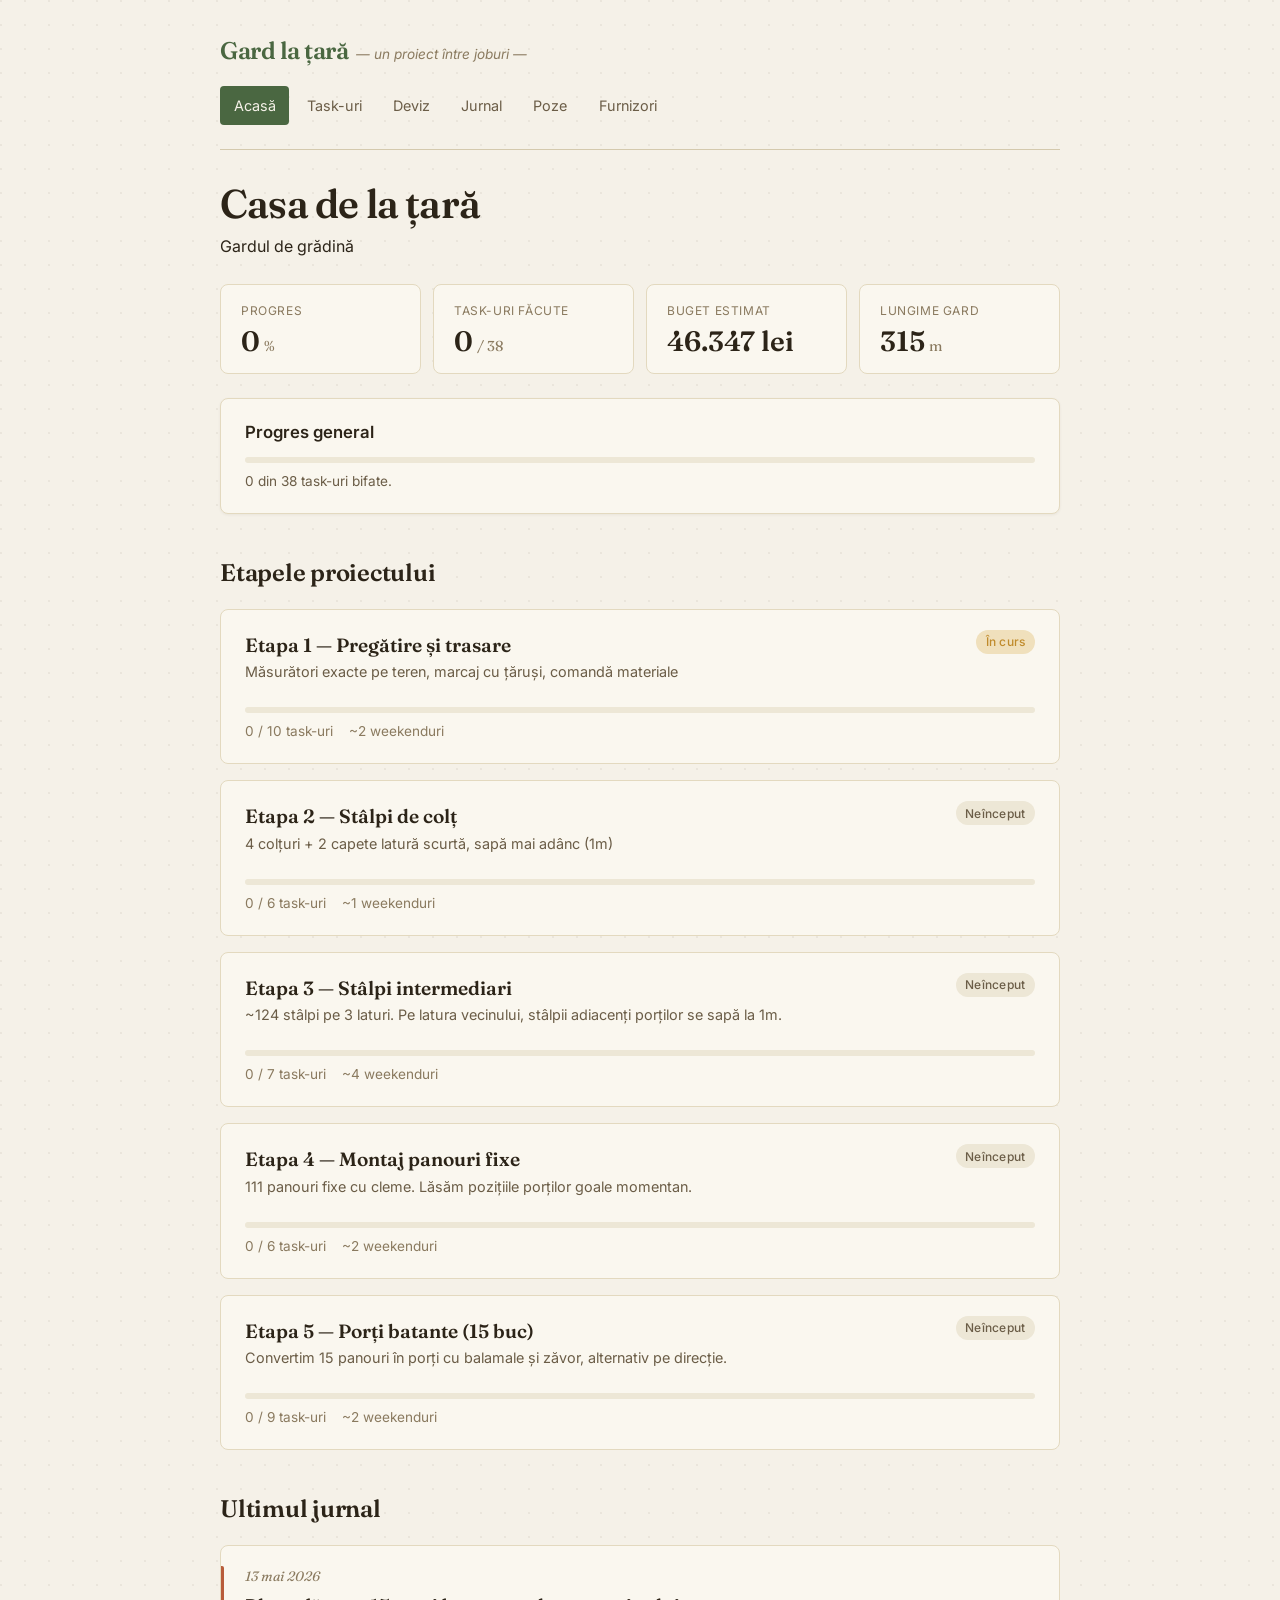
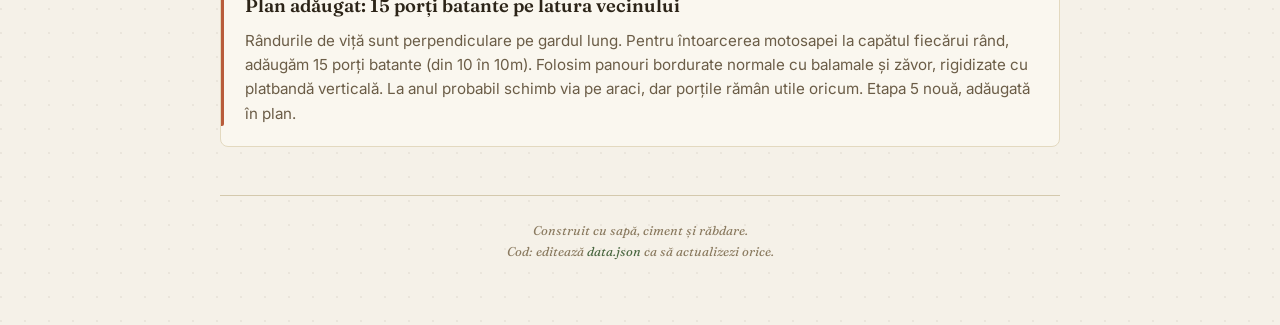
<file: index.html>
<!DOCTYPE html>
<html lang="ro">
<head>
  <meta charset="UTF-8">
  <meta name="viewport" content="width=device-width, initial-scale=1.0">
  <title>Gard la țară</title>
  <link rel="preconnect" href="https://fonts.googleapis.com">
  <link rel="preconnect" href="https://fonts.gstatic.com" crossorigin>
  <link href="https://fonts.googleapis.com/css2?family=Fraunces:ital,opsz,wght@0,9..144,400;0,9..144,500;0,9..144,600;1,9..144,400;1,9..144,500&family=Inter:wght@400;500;600&family=JetBrains+Mono:wght@400&display=swap" rel="stylesheet">
  <link rel="stylesheet" href="style.css">
</head>
<body>
  <div class="container">
    <div id="header"></div>

    <h1>Casa de la țară</h1>
    Gardul de grădină

    <div id="stats" class="stats"></div>

    <div class="card">
      <h3>Progres general</h3>
      <div class="progress"><div class="progress-fill" id="progress-bar" style="width: 0%"></div></div>
      <p style="font-size: 0.85rem; color: var(--text-muted);" id="progress-text">—</p>
    </div>

    <h2>Etapele proiectului</h2>
    <div id="etape"></div>

    <h2>Ultimul jurnal</h2>
    <div id="ultim-jurnal"></div>

    <div id="footer"></div>
  </div>

  <script src="script.js"></script>
  <script>
    (async () => {
      document.getElementById('header').innerHTML = headerHTML('index');
      document.getElementById('footer').innerHTML = footerHTML();

      try {
        const data = await loadData();
        const stats = totalTaskuri(data.etape);
        const bugetTotal = totalDeviz(data.deviz);

        document.getElementById('stats').innerHTML = `
          <div class="stat">
            <div class="stat-label">Progres</div>
            <div class="stat-value">${stats.procent}<span class="unit">%</span></div>
          </div>
          <div class="stat">
            <div class="stat-label">Task-uri făcute</div>
            <div class="stat-value">${stats.facute}<span class="unit">/ ${stats.total}</span></div>
          </div>
          <div class="stat">
            <div class="stat-label">Buget estimat</div>
            <div class="stat-value">${formatLei(bugetTotal)}</div>
          </div>
          <div class="stat">
            <div class="stat-label">Lungime gard</div>
            <div class="stat-value">315<span class="unit">m</span></div>
          </div>
        `;

        document.getElementById('progress-bar').style.width = stats.procent + '%';
        document.getElementById('progress-text').textContent =
          `${stats.facute} din ${stats.total} task-uri bifate.`;

        document.getElementById('etape').innerHTML = data.etape.map(et => {
          const taskuriFacute = et.taskuri.filter(t => t.facut).length;
          const pct = et.taskuri.length ? Math.round(taskuriFacute / et.taskuri.length * 100) : 0;
          return `
            <div class="etapa">
              <div class="etapa-header">
                <div>
                  <div class="etapa-title">Etapa ${et.id} — ${et.nume}</div>
                  <div class="etapa-desc">${et.descriere}</div>
                </div>
                ${statusBadge(et.status)}
              </div>
              <div class="progress"><div class="progress-fill" style="width: ${pct}%"></div></div>
              <div class="etapa-meta">
                <span>${taskuriFacute} / ${et.taskuri.length} task-uri</span>
                <span>~${et.weekenduri_estimate} weekenduri</span>
              </div>
            </div>
          `;
        }).join('');

        if (data.jurnal.length) {
          const ultim = data.jurnal[data.jurnal.length - 1];
          document.getElementById('ultim-jurnal').innerHTML = `
            <div class="jurnal-entry">
              <div class="jurnal-date">${formatDate(ultim.data)}</div>
              <div class="jurnal-title">${ultim.titlu}</div>
              <div class="jurnal-text">${ultim.text}</div>
            </div>
          `;
        } else {
          document.getElementById('ultim-jurnal').innerHTML =
            '<div class="empty-state">Niciun jurnal încă. Adaugă unul în data.json.</div>';
        }
      } catch (err) {
        document.querySelector('.container').innerHTML += `
          <div class="info-banner">Nu am putut încărca datele: ${err.message}</div>
        `;
      }
    })();
  </script>
</body>
</html>
</file>
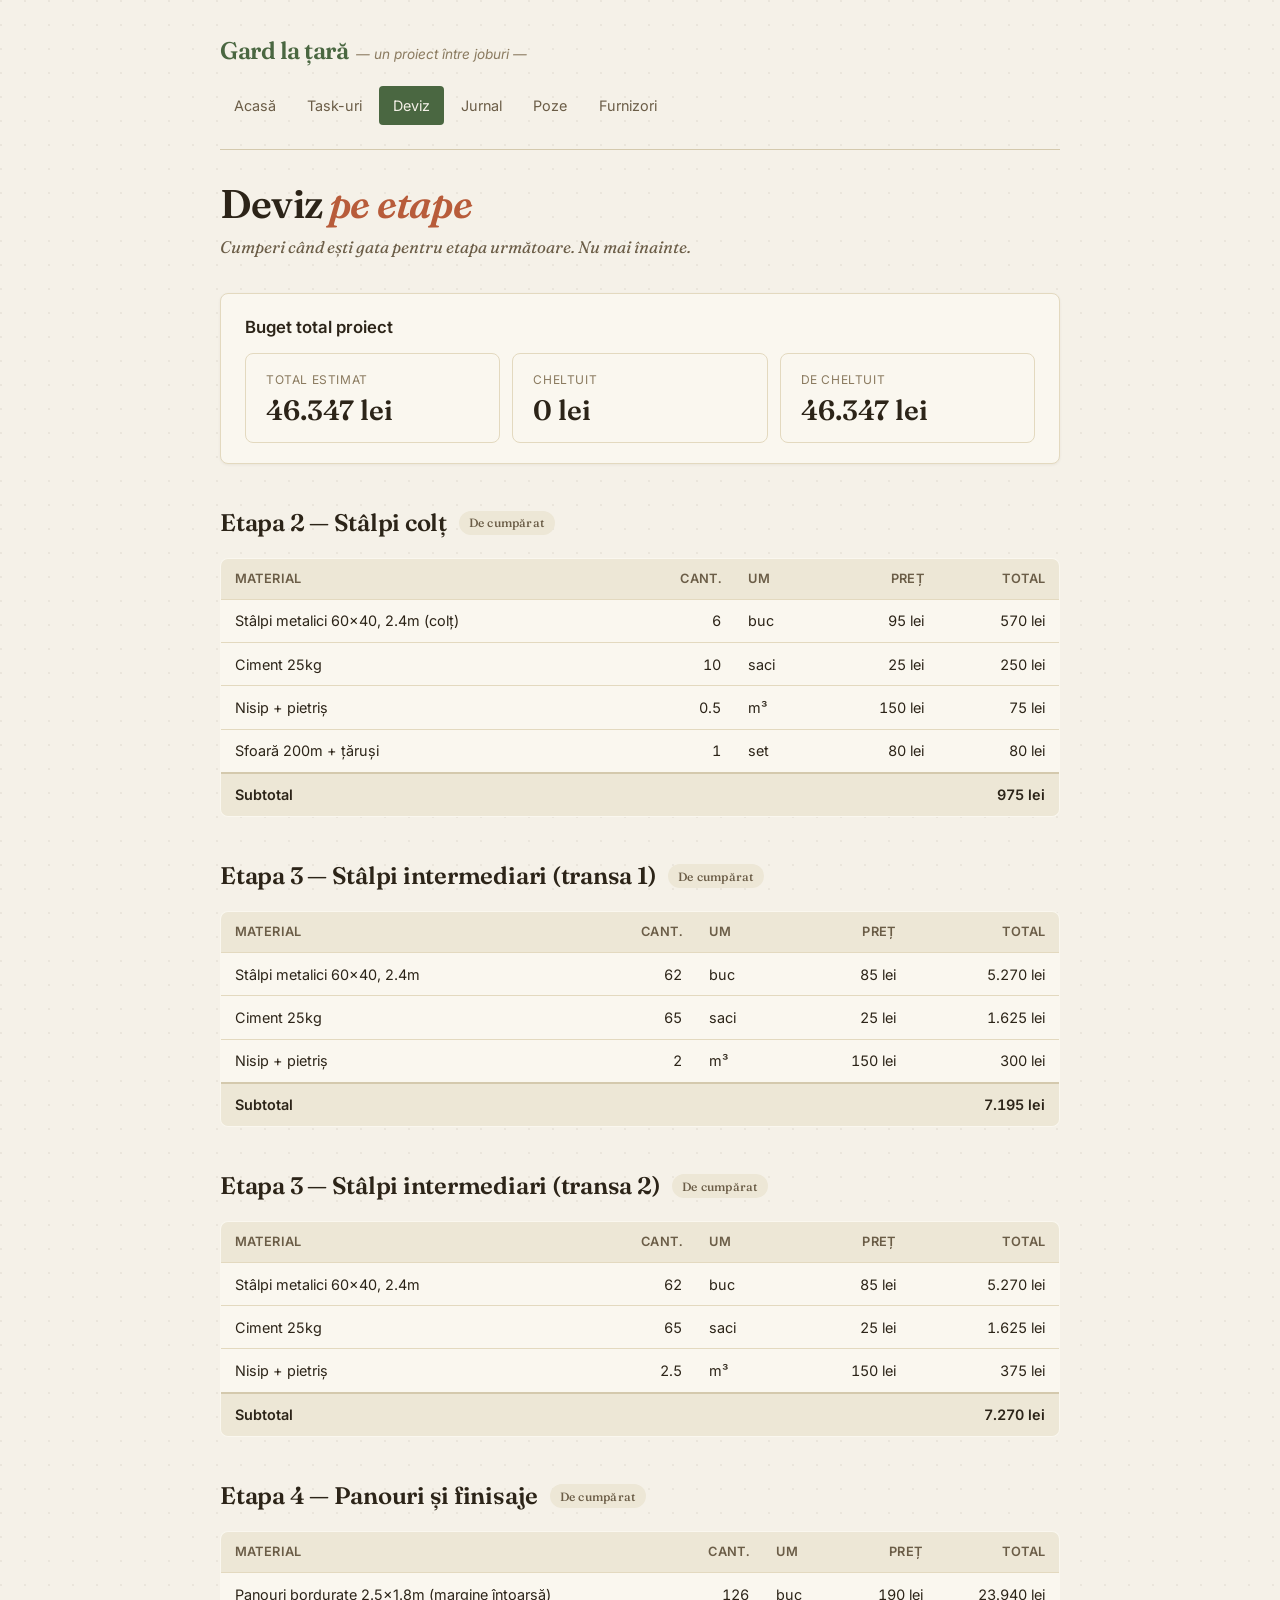
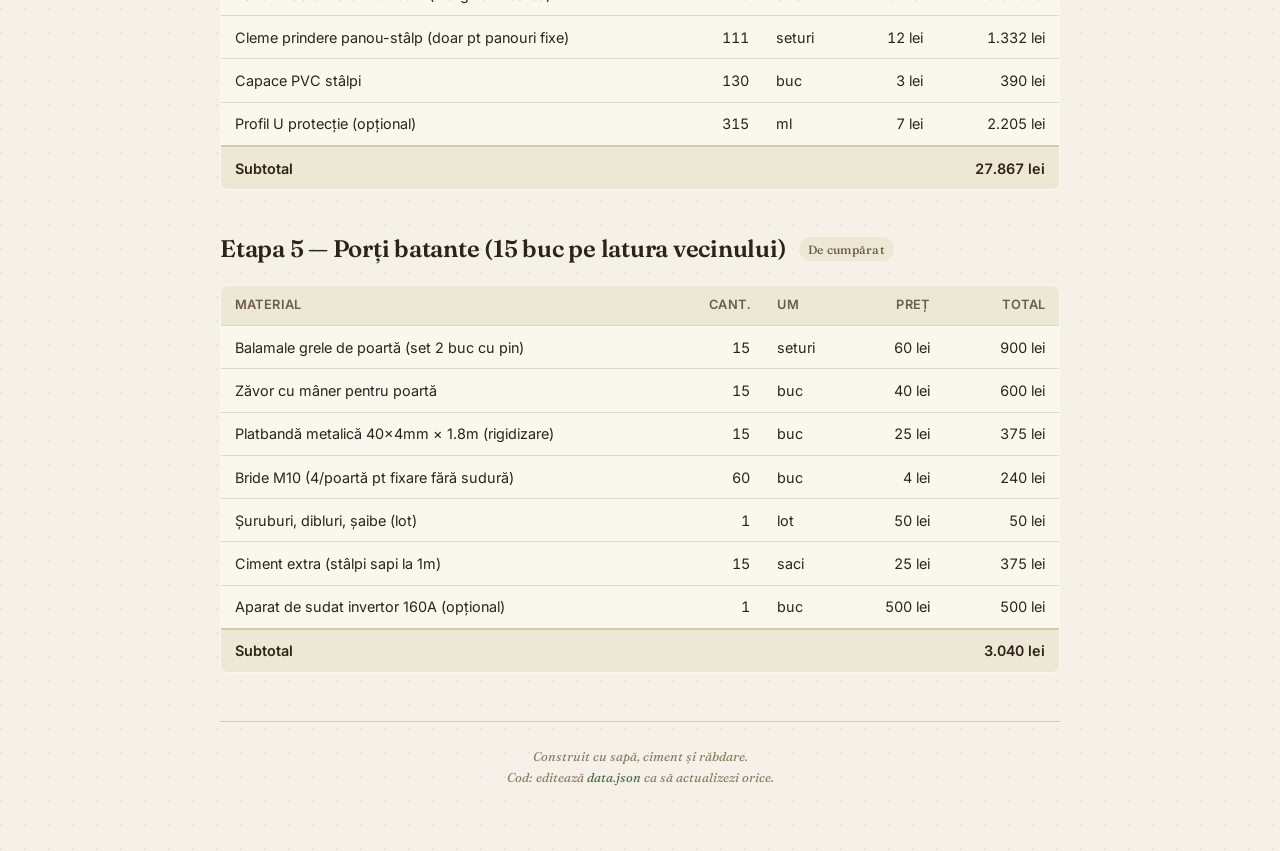
<file: deviz.html>
<!DOCTYPE html>
<html lang="ro">
<head>
  <meta charset="UTF-8">
  <meta name="viewport" content="width=device-width, initial-scale=1.0">
  <title>Deviz — Casa la țară</title>
  <link rel="preconnect" href="https://fonts.googleapis.com">
  <link rel="preconnect" href="https://fonts.gstatic.com" crossorigin>
  <link href="https://fonts.googleapis.com/css2?family=Fraunces:ital,opsz,wght@0,9..144,400;0,9..144,500;0,9..144,600;1,9..144,400;1,9..144,500&family=Inter:wght@400;500;600&family=JetBrains+Mono:wght@400&display=swap" rel="stylesheet">
  <link rel="stylesheet" href="style.css">
</head>
<body>
  <div class="container">
    <div id="header"></div>

    <h1>Deviz <span class="accent">pe etape</span></h1>
    <p class="subtitle">Cumperi când ești gata pentru etapa următoare. Nu mai înainte.</p>

    <div id="total-card" class="card"></div>

    <div id="categorii"></div>

    <div id="footer"></div>
  </div>

  <script src="script.js"></script>
  <script>
    (async () => {
      document.getElementById('header').innerHTML = headerHTML('deviz');
      document.getElementById('footer').innerHTML = footerHTML();

      try {
        const data = await loadData();
        const total = totalDeviz(data.deviz);
        const achizitionat = data.deviz.categorii
          .filter(c => c.achizitionat)
          .reduce((s, c) => s + c.items.reduce((ss, i) => ss + i.total, 0), 0);
        const ramas = total - achizitionat;

        document.getElementById('total-card').innerHTML = `
          <h3>Buget total proiect</h3>
          <div class="stats" style="margin: 0.75rem 0 0;">
            <div class="stat">
              <div class="stat-label">Total estimat</div>
              <div class="stat-value">${formatLei(total)}</div>
            </div>
            <div class="stat">
              <div class="stat-label">Cheltuit</div>
              <div class="stat-value">${formatLei(achizitionat)}</div>
            </div>
            <div class="stat">
              <div class="stat-label">De cheltuit</div>
              <div class="stat-value">${formatLei(ramas)}</div>
            </div>
          </div>
        `;

        document.getElementById('categorii').innerHTML = data.deviz.categorii.map(cat => {
          const subtotal = cat.items.reduce((s, i) => s + i.total, 0);
          const badge = cat.achizitionat
            ? '<span class="badge badge-green">Cumpărat</span>'
            : '<span class="badge badge-soft">De cumpărat</span>';
          return `
            <h2 style="display: flex; align-items: center; gap: 0.75rem;">
              ${cat.nume} ${badge}
            </h2>
            <table>
              <thead>
                <tr>
                  <th>Material</th>
                  <th class="num">Cant.</th>
                  <th>UM</th>
                  <th class="num">Preț</th>
                  <th class="num">Total</th>
                </tr>
              </thead>
              <tbody>
                ${cat.items.map(item => `
                  <tr>
                    <td>${item.denumire}</td>
                    <td class="num">${item.cantitate}</td>
                    <td>${item.unitate}</td>
                    <td class="num">${formatLei(item.pret_unitar)}</td>
                    <td class="num">${formatLei(item.total)}</td>
                  </tr>
                `).join('')}
              </tbody>
              <tfoot>
                <tr>
                  <td colspan="4">Subtotal</td>
                  <td class="num">${formatLei(subtotal)}</td>
                </tr>
              </tfoot>
            </table>
          `;
        }).join('');
      } catch (err) {
        document.querySelector('.container').innerHTML += `
          <div class="info-banner">Nu am putut încărca datele: ${err.message}</div>
        `;
      }
    })();
  </script>
</body>
</html>
</file>
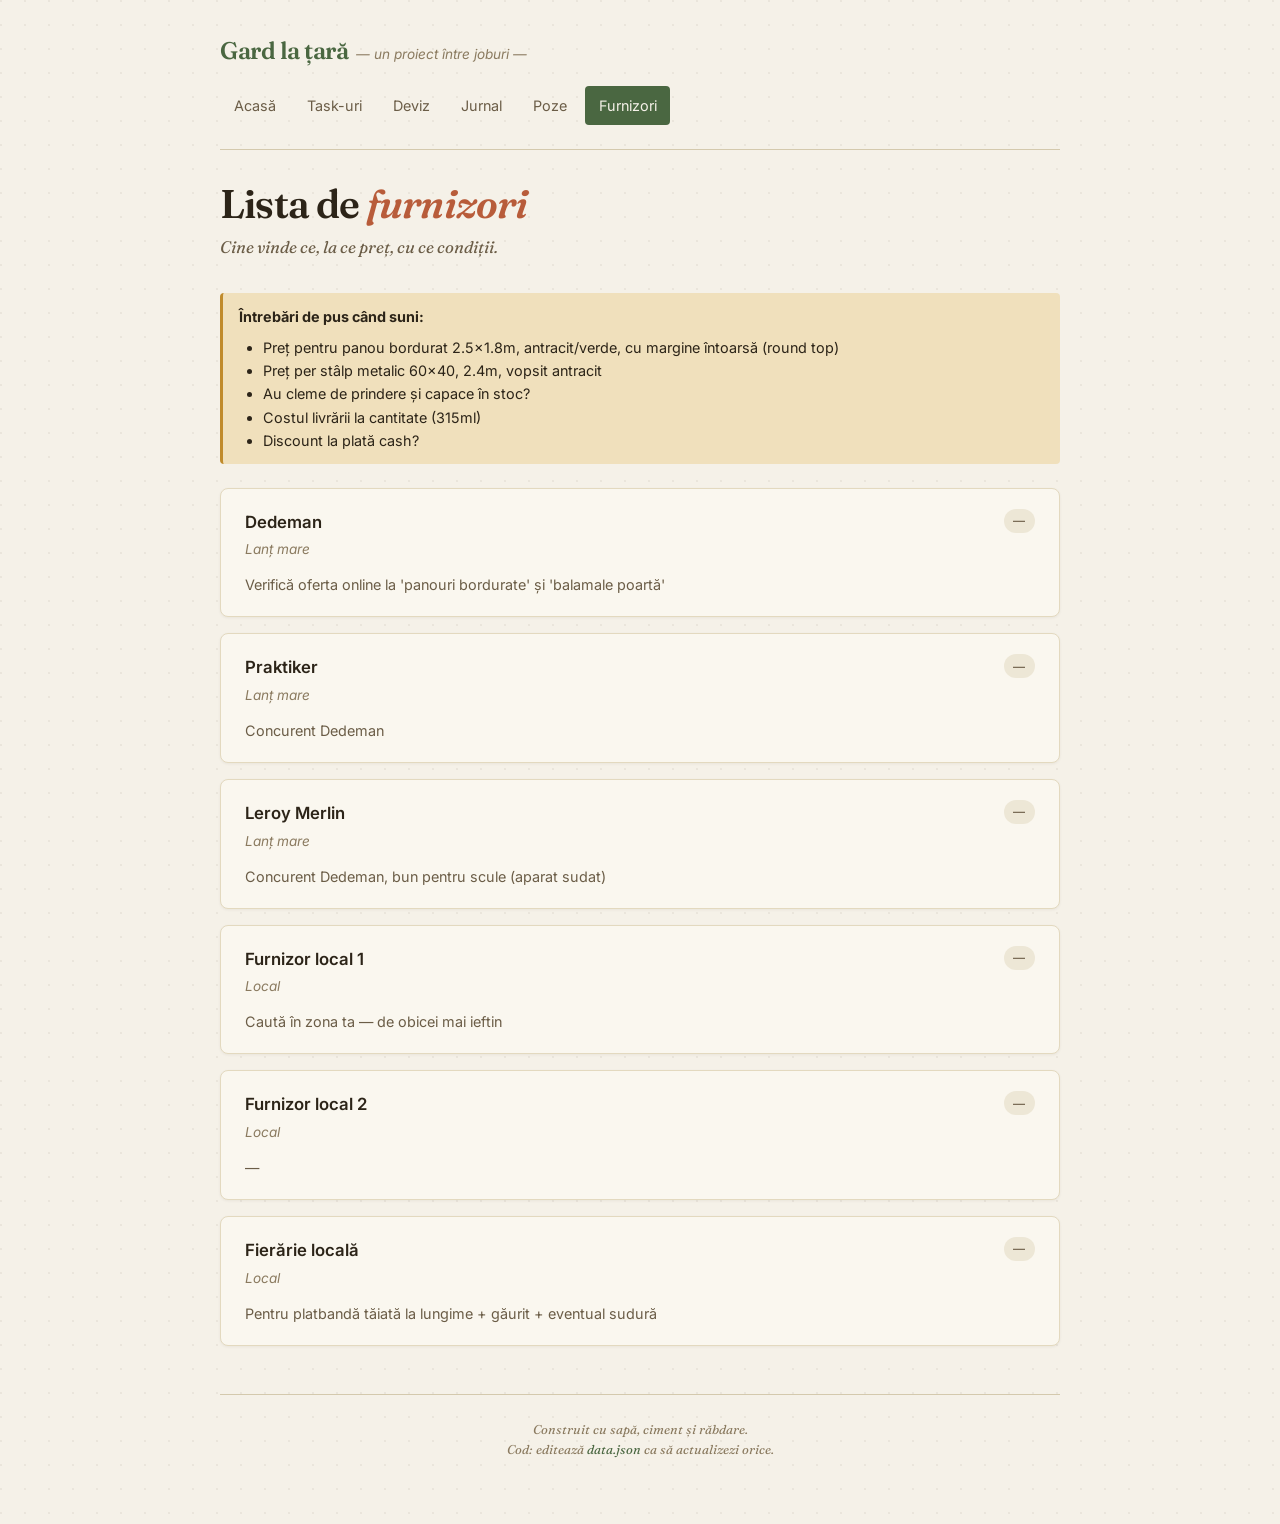
<file: furnizori.html>
<!DOCTYPE html>
<html lang="ro">
<head>
  <meta charset="UTF-8">
  <meta name="viewport" content="width=device-width, initial-scale=1.0">
  <title>Furnizori — Casa la țară</title>
  <link rel="preconnect" href="https://fonts.googleapis.com">
  <link rel="preconnect" href="https://fonts.gstatic.com" crossorigin>
  <link href="https://fonts.googleapis.com/css2?family=Fraunces:ital,opsz,wght@0,9..144,400;0,9..144,500;0,9..144,600;1,9..144,400;1,9..144,500&family=Inter:wght@400;500;600&family=JetBrains+Mono:wght@400&display=swap" rel="stylesheet">
  <link rel="stylesheet" href="style.css">
</head>
<body>
  <div class="container">
    <div id="header"></div>

    <h1>Lista de <span class="accent">furnizori</span></h1>
    <p class="subtitle">Cine vinde ce, la ce preț, cu ce condiții.</p>

    <div class="info-banner">
      <strong>Întrebări de pus când suni:</strong>
      <ul style="margin: 0.5rem 0 0 1.5rem;">
        <li>Preț pentru panou bordurat 2.5×1.8m, antracit/verde, cu margine întoarsă (round top)</li>
        <li>Preț per stâlp metalic 60×40, 2.4m, vopsit antracit</li>
        <li>Au cleme de prindere și capace în stoc?</li>
        <li>Costul livrării la cantitate (315ml)</li>
        <li>Discount la plată cash?</li>
      </ul>
    </div>

    <div id="furnizori"></div>

    <div id="footer"></div>
  </div>

  <script src="script.js"></script>
  <script>
    (async () => {
      document.getElementById('header').innerHTML = headerHTML('furnizori');
      document.getElementById('footer').innerHTML = footerHTML();

      try {
        const data = await loadData();
        document.getElementById('furnizori').innerHTML = data.furnizori.map(f => `
          <div class="card">
            <div style="display: flex; justify-content: space-between; align-items: flex-start; gap: 1rem;">
              <div>
                <h3 style="margin-bottom: 0.25rem;">${f.nume}</h3>
                <div style="font-size: 0.85rem; color: var(--text-soft); font-style: italic;">${f.tip}</div>
              </div>
              <span class="badge badge-soft">${f.telefon}</span>
            </div>
            <p style="margin-top: 0.75rem; color: var(--text-muted); font-size: 0.9rem;">${f.note}</p>
          </div>
        `).join('');
      } catch (err) {
        document.querySelector('.container').innerHTML += `
          <div class="info-banner">Nu am putut încărca datele: ${err.message}</div>
        `;
      }
    })();
  </script>
</body>
</html>
</file>
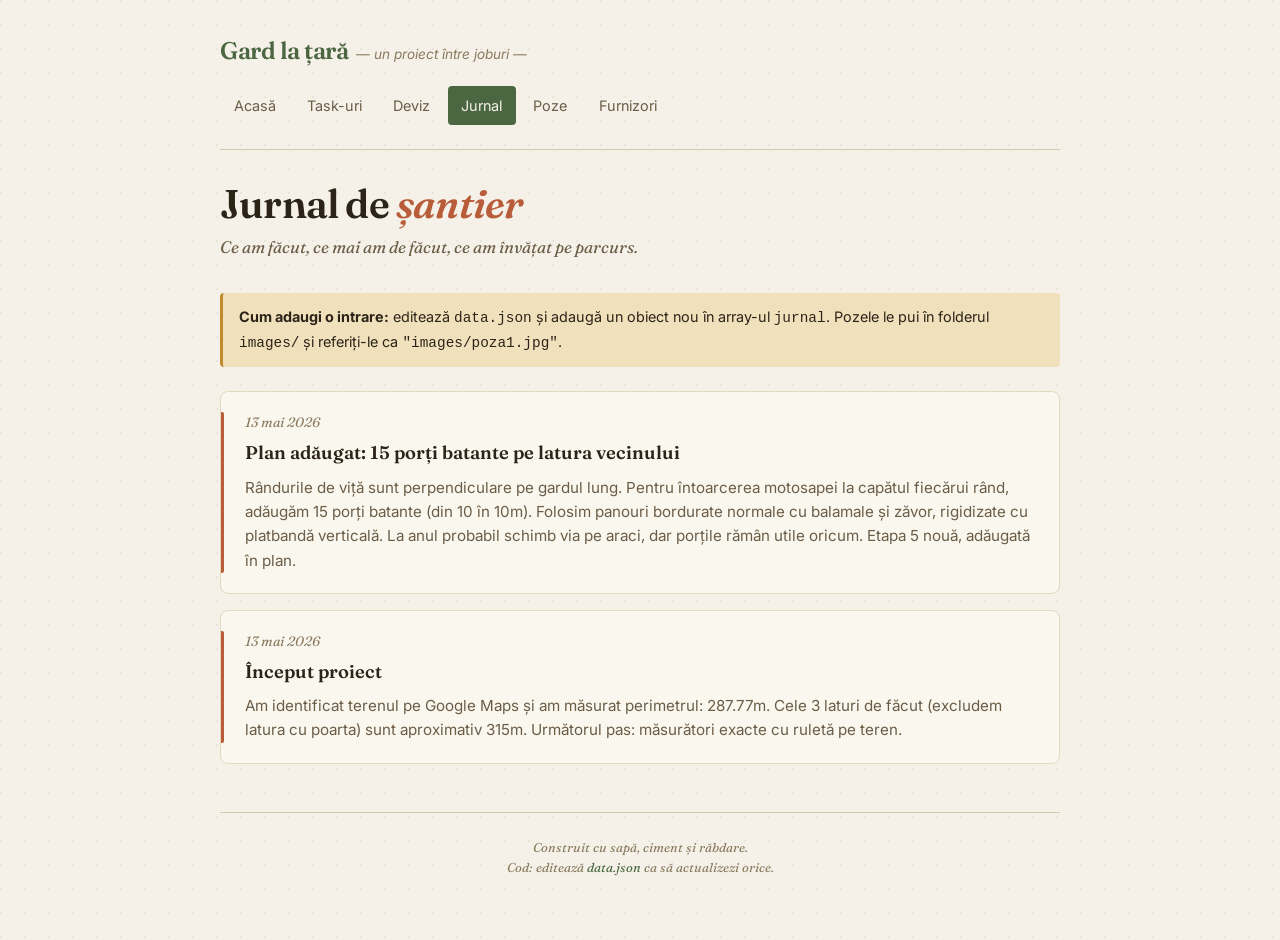
<file: jurnal.html>
<!DOCTYPE html>
<html lang="ro">
<head>
  <meta charset="UTF-8">
  <meta name="viewport" content="width=device-width, initial-scale=1.0">
  <title>Jurnal — Casa la țară</title>
  <link rel="preconnect" href="https://fonts.googleapis.com">
  <link rel="preconnect" href="https://fonts.gstatic.com" crossorigin>
  <link href="https://fonts.googleapis.com/css2?family=Fraunces:ital,opsz,wght@0,9..144,400;0,9..144,500;0,9..144,600;1,9..144,400;1,9..144,500&family=Inter:wght@400;500;600&family=JetBrains+Mono:wght@400&display=swap" rel="stylesheet">
  <link rel="stylesheet" href="style.css">
</head>
<body>
  <div class="container">
    <div id="header"></div>

    <h1>Jurnal de <span class="accent">șantier</span></h1>
    <p class="subtitle">Ce am făcut, ce mai am de făcut, ce am învățat pe parcurs.</p>

    <div class="info-banner">
      <strong>Cum adaugi o intrare:</strong> editează <code>data.json</code> și adaugă un obiect nou în array-ul <code>jurnal</code>. Pozele le pui în folderul <code>images/</code> și referiți-le ca <code>"images/poza1.jpg"</code>.
    </div>

    <div id="jurnal"></div>

    <div id="footer"></div>
  </div>

  <script src="script.js"></script>
  <script>
    (async () => {
      document.getElementById('header').innerHTML = headerHTML('jurnal');
      document.getElementById('footer').innerHTML = footerHTML();

      try {
        const data = await loadData();
        const intrari = [...data.jurnal].reverse();

        if (intrari.length === 0) {
          document.getElementById('jurnal').innerHTML =
            '<div class="empty-state">Niciun jurnal încă.</div>';
          return;
        }

        document.getElementById('jurnal').innerHTML = intrari.map(e => `
          <div class="jurnal-entry">
            <div class="jurnal-date">${formatDate(e.data)}</div>
            <div class="jurnal-title">${e.titlu}</div>
            <div class="jurnal-text">${e.text}</div>
            ${e.poze && e.poze.length ? `
              <div class="poze-grid">
                ${e.poze.map(p => `
                  <div class="poza"><img src="${p}" alt=""></div>
                `).join('')}
              </div>
            ` : ''}
          </div>
        `).join('');
      } catch (err) {
        document.querySelector('.container').innerHTML += `
          <div class="info-banner">Nu am putut încărca datele: ${err.message}</div>
        `;
      }
    })();
  </script>
</body>
</html>
</file>
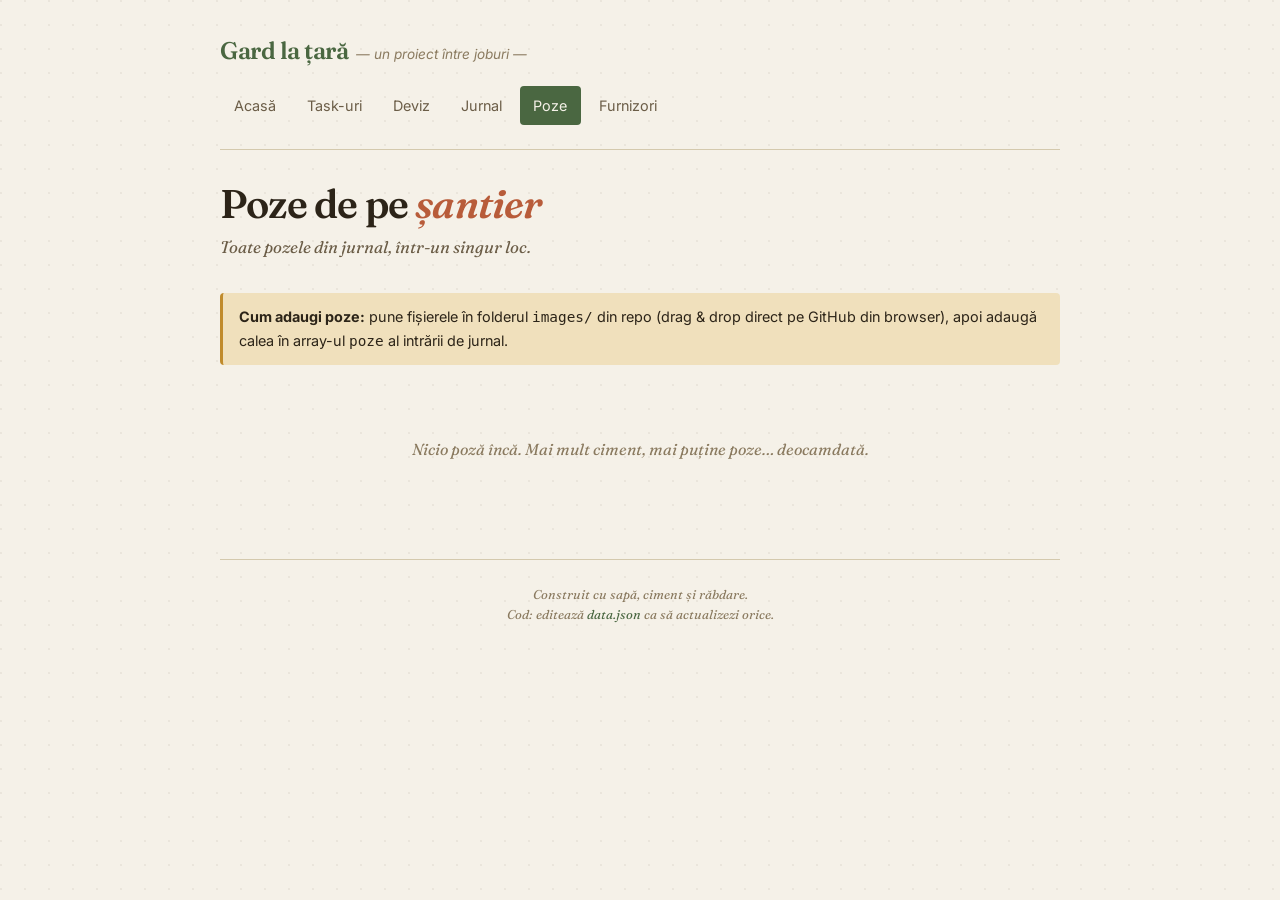
<file: poze.html>
<!DOCTYPE html>
<html lang="ro">
<head>
  <meta charset="UTF-8">
  <meta name="viewport" content="width=device-width, initial-scale=1.0">
  <title>Poze — Casa la țară</title>
  <link rel="preconnect" href="https://fonts.googleapis.com">
  <link rel="preconnect" href="https://fonts.gstatic.com" crossorigin>
  <link href="https://fonts.googleapis.com/css2?family=Fraunces:ital,opsz,wght@0,9..144,400;0,9..144,500;0,9..144,600;1,9..144,400;1,9..144,500&family=Inter:wght@400;500;600&family=JetBrains+Mono:wght@400&display=swap" rel="stylesheet">
  <link rel="stylesheet" href="style.css">
</head>
<body>
  <div class="container">
    <div id="header"></div>

    <h1>Poze de pe <span class="accent">șantier</span></h1>
    <p class="subtitle">Toate pozele din jurnal, într-un singur loc.</p>

    <div class="info-banner">
      <strong>Cum adaugi poze:</strong> pune fișierele în folderul <code>images/</code> din repo (drag & drop direct pe GitHub din browser), apoi adaugă calea în array-ul <code>poze</code> al intrării de jurnal.
    </div>

    <div id="galerie"></div>

    <div id="footer"></div>
  </div>

  <script src="script.js"></script>
  <script>
    (async () => {
      document.getElementById('header').innerHTML = headerHTML('poze');
      document.getElementById('footer').innerHTML = footerHTML();

      try {
        const data = await loadData();
        const toatePozele = [];
        for (const e of data.jurnal) {
          if (e.poze && e.poze.length) {
            for (const p of e.poze) {
              toatePozele.push({ url: p, data: e.data, titlu: e.titlu });
            }
          }
        }

        if (toatePozele.length === 0) {
          document.getElementById('galerie').innerHTML =
            '<div class="empty-state">Nicio poză încă. Mai mult ciment, mai puține poze… deocamdată.</div>';
          return;
        }

        document.getElementById('galerie').innerHTML = `
          <div class="poze-grid" style="grid-template-columns: repeat(auto-fill, minmax(220px, 1fr));">
            ${toatePozele.map(p => `
              <div>
                <div class="poza"><img src="${p.url}" alt="${p.titlu}"></div>
                <div style="font-size: 0.8rem; color: var(--text-soft); margin-top: 0.35rem; font-style: italic;">
                  ${formatDate(p.data)} — ${p.titlu}
                </div>
              </div>
            `).join('')}
          </div>
        `;
      } catch (err) {
        document.querySelector('.container').innerHTML += `
          <div class="info-banner">Nu am putut încărca datele: ${err.message}</div>
        `;
      }
    })();
  </script>
</body>
</html>
</file>
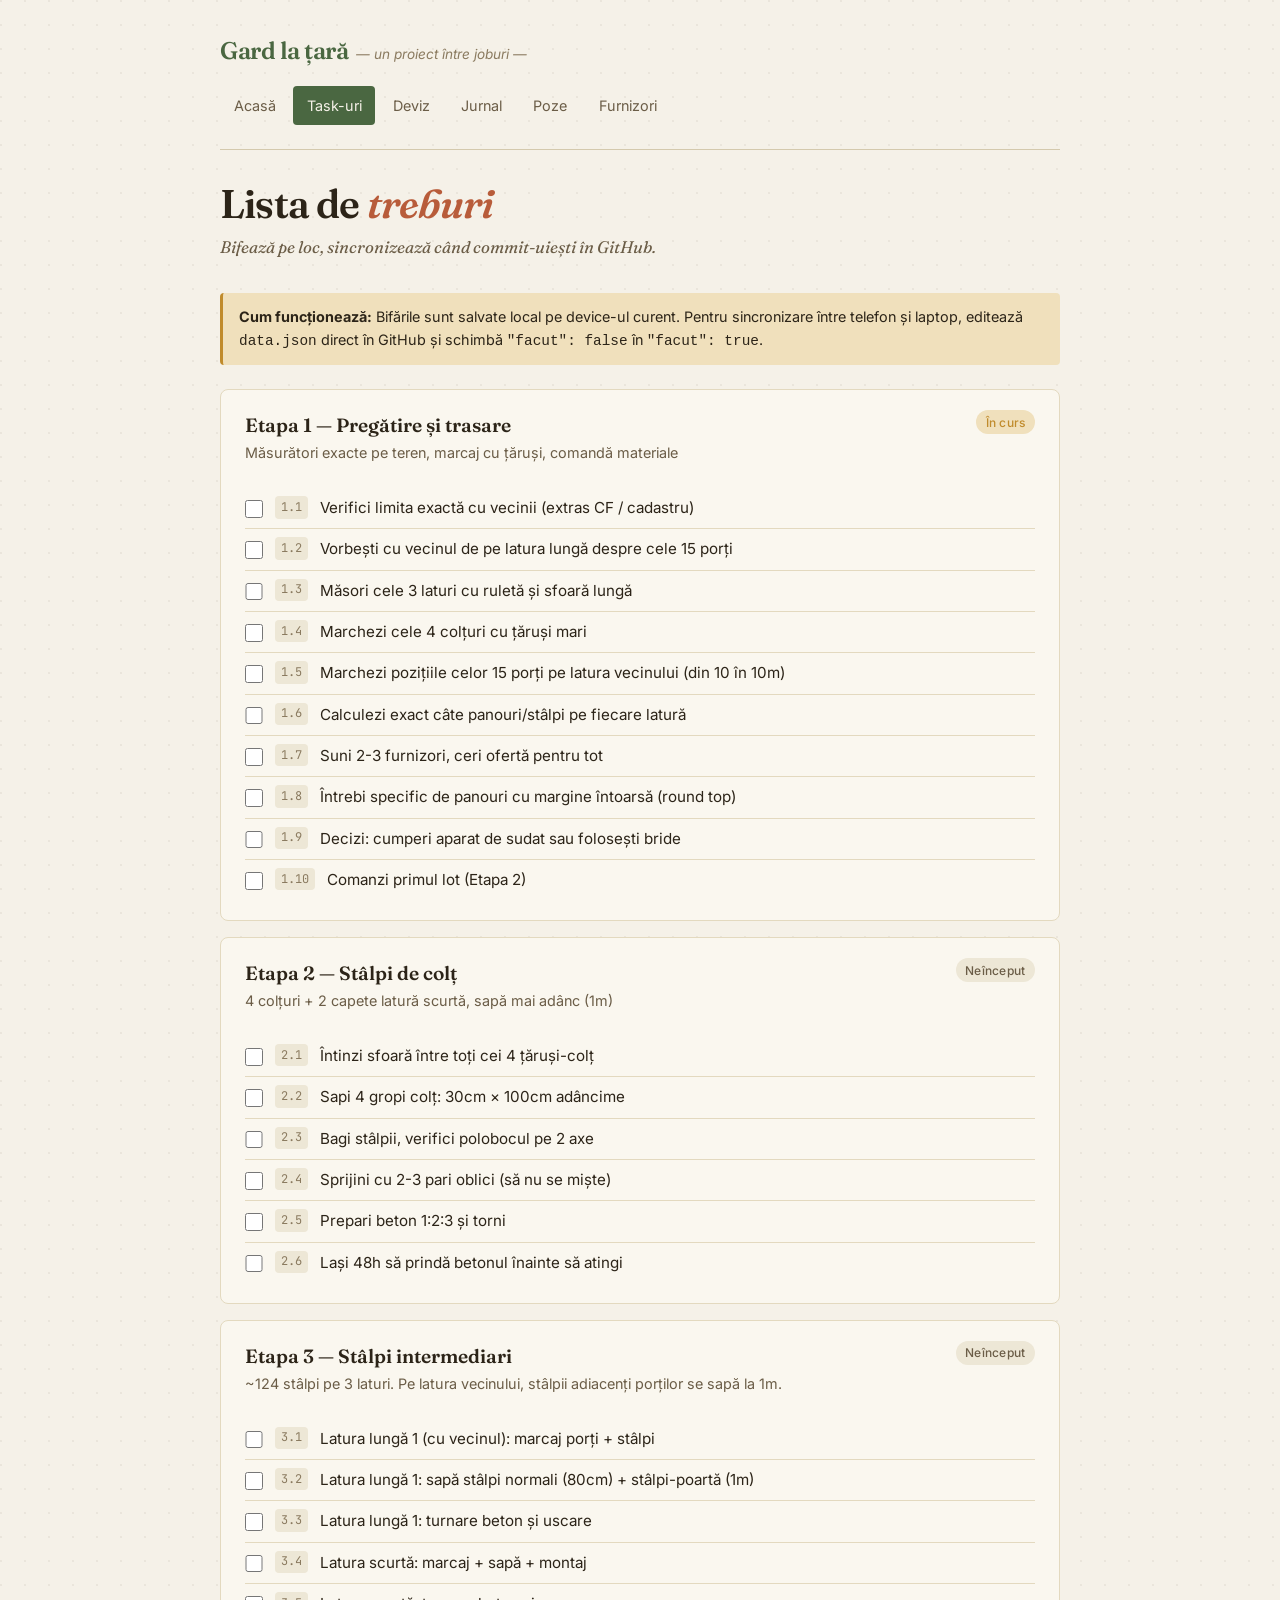
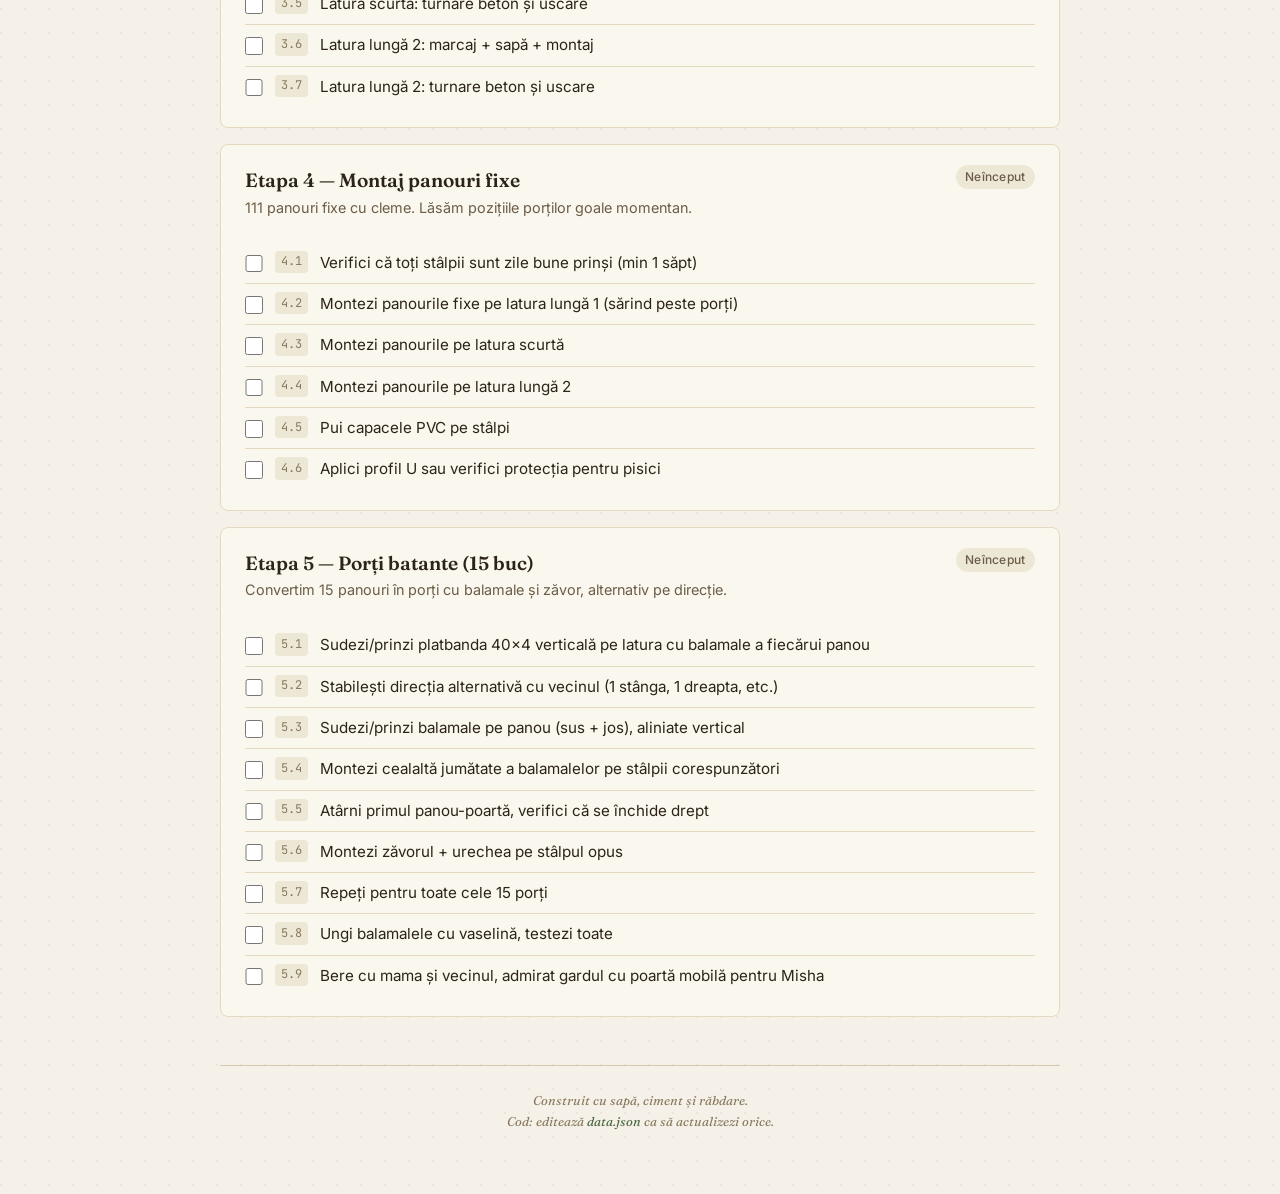
<file: taskuri.html>
<!DOCTYPE html>
<html lang="ro">
<head>
  <meta charset="UTF-8">
  <meta name="viewport" content="width=device-width, initial-scale=1.0">
  <title>Task-uri — Casa la țară</title>
  <link rel="preconnect" href="https://fonts.googleapis.com">
  <link rel="preconnect" href="https://fonts.gstatic.com" crossorigin>
  <link href="https://fonts.googleapis.com/css2?family=Fraunces:ital,opsz,wght@0,9..144,400;0,9..144,500;0,9..144,600;1,9..144,400;1,9..144,500&family=Inter:wght@400;500;600&family=JetBrains+Mono:wght@400&display=swap" rel="stylesheet">
  <link rel="stylesheet" href="style.css">
</head>
<body>
  <div class="container">
    <div id="header"></div>

    <h1>Lista de <span class="accent">treburi</span></h1>
    <p class="subtitle">Bifează pe loc, sincronizează când commit-uiești în GitHub.</p>

    <div class="info-banner">
      <strong>Cum funcționează:</strong> Bifările sunt salvate local pe device-ul curent. Pentru sincronizare între telefon și laptop, editează <code>data.json</code> direct în GitHub și schimbă <code>"facut": false</code> în <code>"facut": true</code>.
    </div>

    <div id="etape"></div>

    <div id="footer"></div>
  </div>

  <script src="script.js"></script>
  <script>
    const LS_KEY = 'gard-tara-taskuri';

    function getLocalState() {
      try {
        return JSON.parse(localStorage.getItem(LS_KEY) || '{}');
      } catch { return {}; }
    }

    function setLocalState(state) {
      localStorage.setItem(LS_KEY, JSON.stringify(state));
    }

    function toggleTask(id, checkbox) {
      const state = getLocalState();
      state[id] = checkbox.checked;
      setLocalState(state);
      const taskEl = checkbox.closest('.task');
      taskEl.classList.toggle('done', checkbox.checked);
    }

    (async () => {
      document.getElementById('header').innerHTML = headerHTML('taskuri');
      document.getElementById('footer').innerHTML = footerHTML();

      try {
        const data = await loadData();
        const localState = getLocalState();

        document.getElementById('etape').innerHTML = data.etape.map(et => `
          <div class="etapa">
            <div class="etapa-header">
              <div>
                <div class="etapa-title">Etapa ${et.id} — ${et.nume}</div>
                <div class="etapa-desc">${et.descriere}</div>
              </div>
              ${statusBadge(et.status)}
            </div>
            <div style="margin-top: 0.75rem;">
              ${et.taskuri.map(t => {
                const isChecked = t.facut || localState[t.id] === true;
                return `
                  <label class="task ${isChecked ? 'done' : ''}">
                    <input type="checkbox" ${isChecked ? 'checked' : ''}
                      onchange="toggleTask('${t.id}', this)">
                    <span class="task-id">${t.id}</span>
                    <span class="task-text">${t.text}</span>
                  </label>
                `;
              }).join('')}
            </div>
          </div>
        `).join('');
      } catch (err) {
        document.querySelector('.container').innerHTML += `
          <div class="info-banner">Nu am putut încărca datele: ${err.message}</div>
        `;
      }
    })();
  </script>
</body>
</html>
</file>
<file: style.css>
:root {
  --bg: #f5f1e8;
  --bg-card: #faf7ef;
  --bg-accent: #ede7d6;
  --text: #2c2418;
  --text-muted: #6b5d47;
  --text-soft: #8a7a5f;
  --border: #d4c9ad;
  --border-soft: #e3d9bf;
  --green: #4a6741;
  --green-light: #6b8a5f;
  --green-bg: #dfe4d0;
  --terracotta: #b85c3a;
  --terracotta-bg: #f0d4c4;
  --amber: #c08b2c;
  --amber-bg: #f0e0bc;
  --shadow: 0 1px 3px rgba(44, 36, 24, 0.06);
  --radius: 4px;
  --radius-lg: 8px;
  --serif: 'Fraunces', 'Playfair Display', Georgia, serif;
  --sans: 'Inter', -apple-system, system-ui, sans-serif;
}

* { box-sizing: border-box; margin: 0; padding: 0; }

html, body {
  background: var(--bg);
  color: var(--text);
  font-family: var(--sans);
  line-height: 1.6;
  -webkit-font-smoothing: antialiased;
  min-height: 100vh;
}

body {
  background-image:
    radial-gradient(circle at 1px 1px, rgba(107, 93, 71, 0.08) 1px, transparent 0);
  background-size: 24px 24px;
}

.container {
  max-width: 880px;
  margin: 0 auto;
  padding: 2rem 1.25rem 4rem;
}

header.site-header {
  border-bottom: 1px solid var(--border);
  padding-bottom: 1.5rem;
  margin-bottom: 2rem;
}

.brand {
  display: flex;
  align-items: baseline;
  gap: 0.5rem;
  margin-bottom: 1rem;
}

.brand-mark {
  font-family: var(--serif);
  font-size: 1.5rem;
  font-weight: 600;
  letter-spacing: -0.02em;
  color: var(--green);
}

.brand-sub {
  font-size: 0.85rem;
  color: var(--text-soft);
  font-style: italic;
}

nav.main-nav {
  display: flex;
  gap: 0.25rem;
  flex-wrap: wrap;
}

nav.main-nav a {
  color: var(--text-muted);
  text-decoration: none;
  padding: 0.5rem 0.85rem;
  border-radius: var(--radius);
  font-size: 0.9rem;
  transition: all 0.15s;
}

nav.main-nav a:hover {
  background: var(--bg-accent);
  color: var(--text);
}

nav.main-nav a.active {
  background: var(--green);
  color: var(--bg);
}

h1 {
  font-family: var(--serif);
  font-size: 2.5rem;
  font-weight: 600;
  letter-spacing: -0.02em;
  line-height: 1.1;
  margin-bottom: 0.5rem;
  color: var(--text);
}

h1 .accent {
  color: var(--terracotta);
  font-style: italic;
}

h2 {
  font-family: var(--serif);
  font-size: 1.5rem;
  font-weight: 600;
  letter-spacing: -0.01em;
  margin: 2.5rem 0 1rem;
  color: var(--text);
}

h3 {
  font-family: var(--sans);
  font-size: 1.05rem;
  font-weight: 600;
  margin-bottom: 0.75rem;
  color: var(--text);
}

.subtitle {
  font-size: 1.05rem;
  color: var(--text-muted);
  margin-bottom: 2rem;
  font-style: italic;
  font-family: var(--serif);
}

.card {
  background: var(--bg-card);
  border: 1px solid var(--border-soft);
  border-radius: var(--radius-lg);
  padding: 1.25rem 1.5rem;
  box-shadow: var(--shadow);
  margin-bottom: 1rem;
}

.stats {
  display: grid;
  grid-template-columns: repeat(auto-fit, minmax(150px, 1fr));
  gap: 0.75rem;
  margin: 1.5rem 0;
}

.stat {
  background: var(--bg-card);
  border: 1px solid var(--border-soft);
  border-radius: var(--radius-lg);
  padding: 1rem 1.25rem;
}

.stat-label {
  font-size: 0.75rem;
  color: var(--text-soft);
  text-transform: uppercase;
  letter-spacing: 0.05em;
  margin-bottom: 0.35rem;
}

.stat-value {
  font-family: var(--serif);
  font-size: 1.75rem;
  font-weight: 600;
  color: var(--text);
  line-height: 1.1;
}

.stat-value .unit {
  font-size: 0.9rem;
  color: var(--text-soft);
  font-weight: 400;
  margin-left: 0.25rem;
}

.badge {
  display: inline-block;
  padding: 0.15rem 0.6rem;
  border-radius: 999px;
  font-size: 0.75rem;
  font-weight: 500;
  letter-spacing: 0.02em;
}

.badge-green { background: var(--green-bg); color: var(--green); }
.badge-amber { background: var(--amber-bg); color: var(--amber); }
.badge-terracotta { background: var(--terracotta-bg); color: var(--terracotta); }
.badge-soft { background: var(--bg-accent); color: var(--text-muted); }

.progress {
  background: var(--bg-accent);
  border-radius: 999px;
  height: 6px;
  overflow: hidden;
  margin: 0.5rem 0;
}

.progress-fill {
  background: var(--green);
  height: 100%;
  border-radius: 999px;
  transition: width 0.3s;
}

.etapa {
  background: var(--bg-card);
  border: 1px solid var(--border-soft);
  border-radius: var(--radius-lg);
  padding: 1.25rem 1.5rem;
  margin-bottom: 1rem;
  position: relative;
}

.etapa-header {
  display: flex;
  align-items: flex-start;
  justify-content: space-between;
  gap: 1rem;
  margin-bottom: 0.75rem;
}

.etapa-title {
  font-family: var(--serif);
  font-size: 1.2rem;
  font-weight: 600;
}

.etapa-desc {
  color: var(--text-muted);
  font-size: 0.9rem;
  margin-bottom: 0.75rem;
}

.etapa-meta {
  display: flex;
  gap: 1rem;
  font-size: 0.85rem;
  color: var(--text-soft);
}

.task {
  display: flex;
  align-items: flex-start;
  gap: 0.75rem;
  padding: 0.5rem 0;
  border-bottom: 1px solid var(--border-soft);
  cursor: pointer;
  user-select: none;
}

.task:last-child { border-bottom: none; }

.task input[type="checkbox"] {
  margin-top: 0.25rem;
  width: 1.1rem;
  height: 1.1rem;
  accent-color: var(--green);
  cursor: pointer;
  flex-shrink: 0;
}

.task-text {
  flex: 1;
  font-size: 0.95rem;
}

.task.done .task-text {
  color: var(--text-soft);
  text-decoration: line-through;
}

.task-id {
  font-family: 'JetBrains Mono', monospace;
  font-size: 0.75rem;
  color: var(--text-soft);
  background: var(--bg-accent);
  padding: 0.1rem 0.4rem;
  border-radius: var(--radius);
}

table {
  width: 100%;
  border-collapse: collapse;
  background: var(--bg-card);
  border: 1px solid var(--border-soft);
  border-radius: var(--radius-lg);
  overflow: hidden;
  margin-bottom: 1rem;
}

th, td {
  padding: 0.6rem 0.85rem;
  text-align: left;
  border-bottom: 1px solid var(--border-soft);
  font-size: 0.9rem;
}

th {
  background: var(--bg-accent);
  font-weight: 600;
  font-size: 0.8rem;
  text-transform: uppercase;
  letter-spacing: 0.03em;
  color: var(--text-muted);
}

td.num, th.num { text-align: right; font-variant-numeric: tabular-nums; }

tr:last-child td { border-bottom: none; }

tfoot td {
  background: var(--bg-accent);
  font-weight: 600;
  border-top: 2px solid var(--border);
}

.jurnal-entry {
  background: var(--bg-card);
  border: 1px solid var(--border-soft);
  border-radius: var(--radius-lg);
  padding: 1.25rem 1.5rem;
  margin-bottom: 1rem;
  position: relative;
}

.jurnal-entry::before {
  content: '';
  position: absolute;
  left: 0;
  top: 1.25rem;
  bottom: 1.25rem;
  width: 3px;
  background: var(--terracotta);
  border-radius: 0 2px 2px 0;
}

.jurnal-date {
  font-family: var(--serif);
  font-style: italic;
  color: var(--text-soft);
  font-size: 0.85rem;
  margin-bottom: 0.25rem;
}

.jurnal-title {
  font-family: var(--serif);
  font-size: 1.15rem;
  font-weight: 600;
  margin-bottom: 0.5rem;
}

.jurnal-text {
  color: var(--text-muted);
  font-size: 0.95rem;
}

.poze-grid {
  display: grid;
  grid-template-columns: repeat(auto-fill, minmax(180px, 1fr));
  gap: 0.75rem;
  margin-top: 1rem;
}

.poza {
  aspect-ratio: 4/3;
  background: var(--bg-accent);
  border-radius: var(--radius);
  overflow: hidden;
  border: 1px solid var(--border-soft);
}

.poza img {
  width: 100%;
  height: 100%;
  object-fit: cover;
  display: block;
}

.empty-state {
  text-align: center;
  padding: 3rem 1rem;
  color: var(--text-soft);
  font-style: italic;
  font-family: var(--serif);
}

footer {
  margin-top: 3rem;
  padding-top: 1.5rem;
  border-top: 1px solid var(--border);
  text-align: center;
  font-size: 0.8rem;
  color: var(--text-soft);
  font-style: italic;
  font-family: var(--serif);
}

footer a {
  color: var(--green);
  text-decoration: none;
}

footer a:hover { text-decoration: underline; }

.info-banner {
  background: var(--amber-bg);
  border-left: 3px solid var(--amber);
  padding: 0.75rem 1rem;
  border-radius: var(--radius);
  font-size: 0.9rem;
  margin-bottom: 1.5rem;
  color: var(--text);
}

@media (max-width: 600px) {
  h1 { font-size: 1.9rem; }
  .container { padding: 1.25rem 1rem 3rem; }
  nav.main-nav a { padding: 0.4rem 0.7rem; font-size: 0.85rem; }
  .stat-value { font-size: 1.4rem; }
}
</file>
